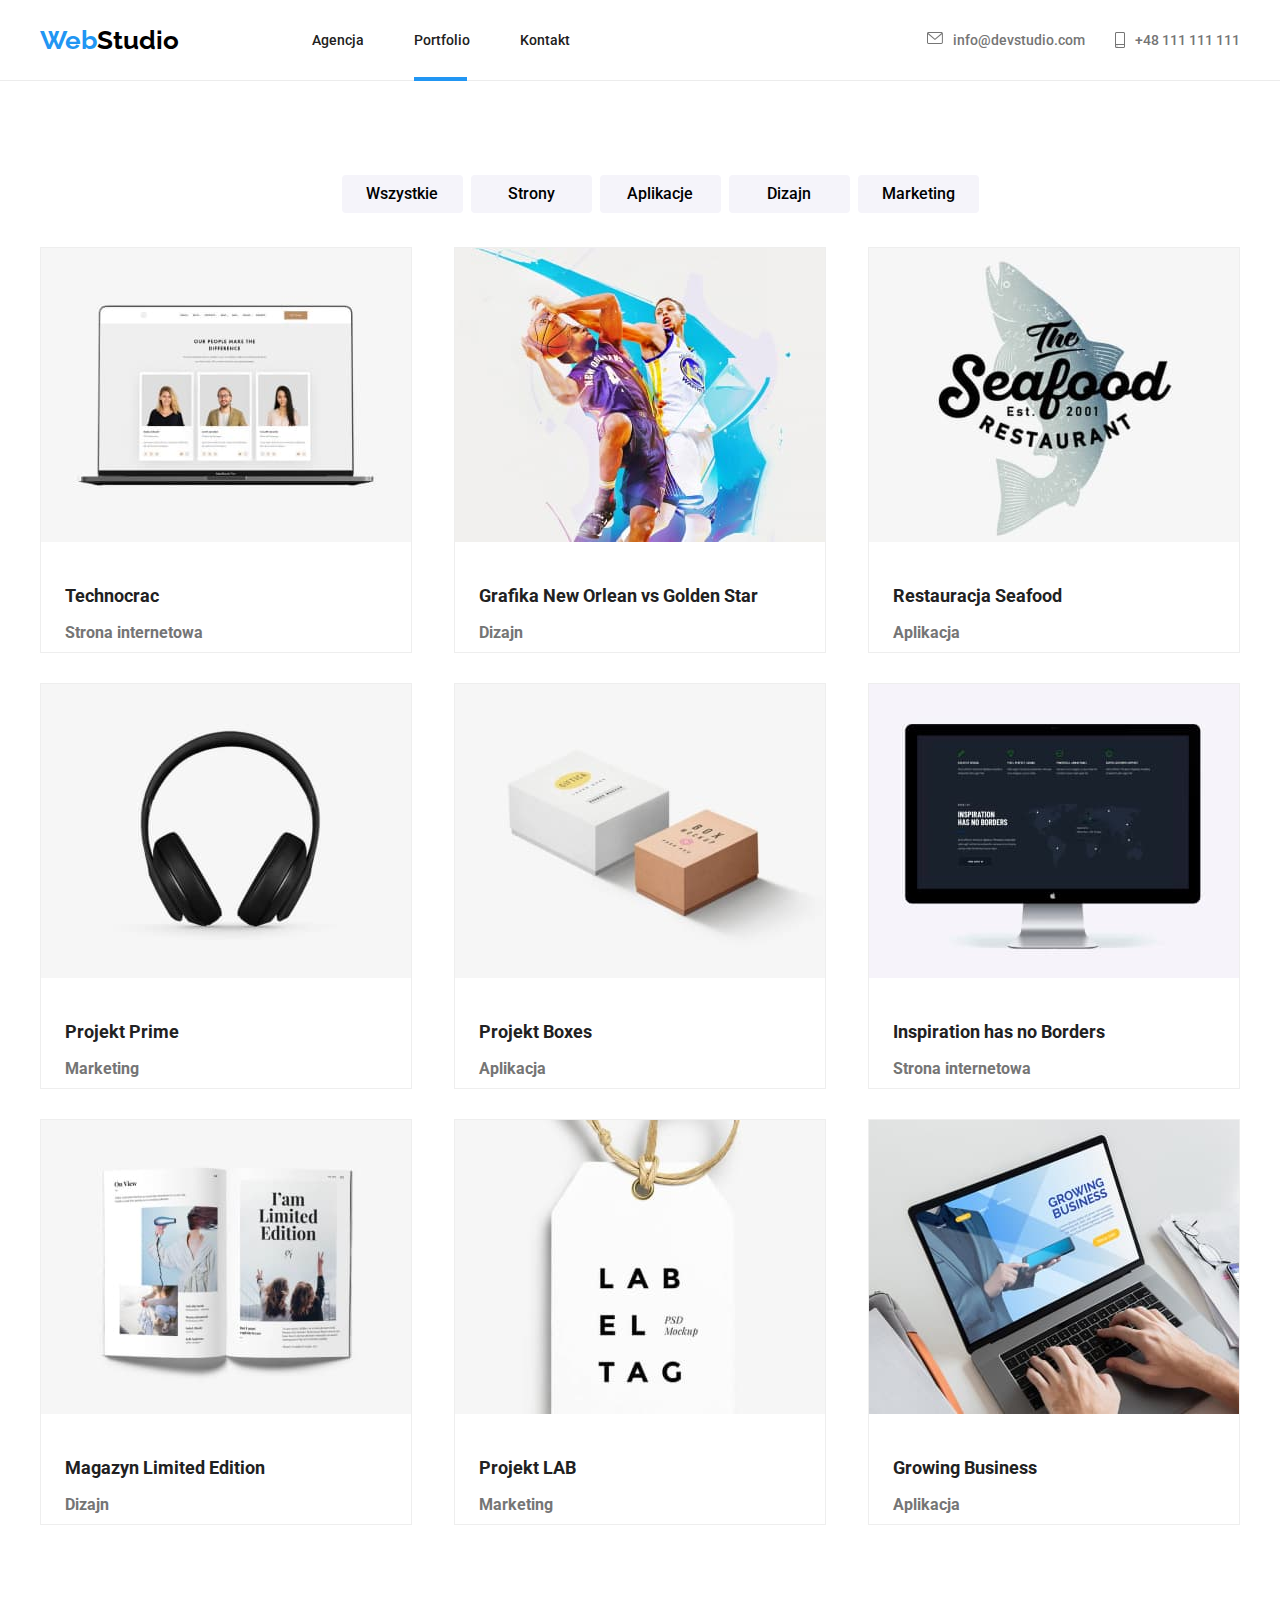
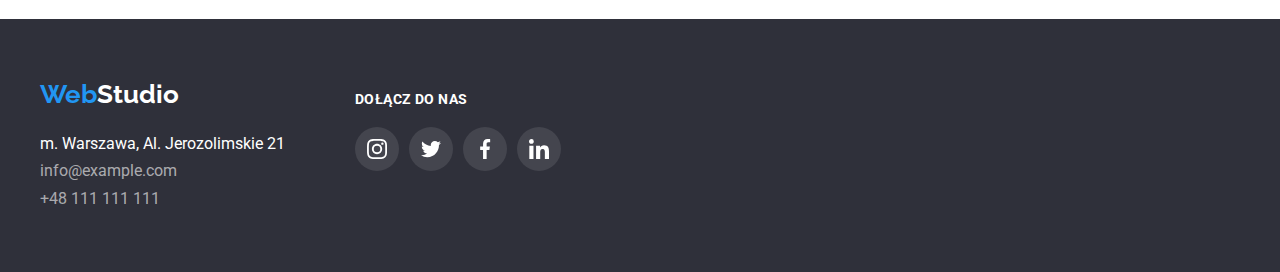
<file: portfolio.html>
<!DOCTYPE html>
<html lang="pl">
  <head>
    <meta charset="UTF-8" />
    <meta http-equiv="X-UA-Compatible" content="IE=edge" />
    <meta name="viewport" content="width=device-width, initial-scale=1.0" />
    <title>Studio</title>
    <link rel="preconnect" href="https://fonts.googleapis.com" />
    <link rel="preconnect" href="https://fonts.gstatic.com" crossorigin />
    <link
      href="https://fonts.googleapis.com/css2?family=Raleway:wght@700&family=Roboto:wght@400;500;700;900&display=swap"
      rel="stylesheet"
    />
    <style>
      body {
        font-family: "Roboto", san-serif;
        color: #212121;
      }
    </style>
    <link rel="stylesheet" href="./css/normalize.css" />
    <link rel="stylesheet" href="./css/styles.css" />
  </head>
  <body>
    <header class="menu">
      <div class="container">
        <div class="menu-buttons">
          <div class="nav-menu">
            <a class="logo" href="index.html"
              ><span class="color-logo">Web</span>Studio</a
            >
            <nav>
              <ul class="nav-buttons">
                <li><a class="menu-link" href="index.html">Agencja</a></li>
                <li>
                  <a class="menu-link" href="portfolio.html">Portfolio</a>
                  <div class="underline"></div>
                </li>
                <li><a class="menu-link" href="">Kontakt</a></li>
              </ul>
            </nav>
          </div>
          <div class="contacts">
            <a class="menu-contact" href="mailto:info@example.com"
              ><svg class="envelope" width="16px" height="12px">
                <use href="./images/icons.svg#icon-envelope"></use>
              </svg>
              info@devstudio.com
            </a>
            <a class="menu-contact" href="tel:+48111111111">
              <svg class="smartphone" width="10px" height="16px">
                <use href="./images/icons.svg#icon-smartphone"></use>
              </svg>
              +48 111 111 111</a
            >
          </div>
        </div>
      </div>
    </header>
    <main>
      <section class="section">
        <div class="container">
          <ul class="project-buttons">
            <li>
              <button class="buttons" type="button">Wszystkie</button>
            </li>
            <li>
              <button class="buttons" type="button">Strony</button>
            </li>
            <li>
              <button class="buttons" type="button">Aplikacje</button>
            </li>
            <li>
              <button class="buttons" type="button">Dizajn</button>
            </li>
            <li>
              <button class="buttons" type="button">Marketing</button>
            </li>
          </ul>
        </div>
        <div class="container">
          <ul class="projects">
            <li>
              <figure class="project-border">
                <div class="animation">
                  <img
                    src="./images/img8.jpg"
                    alt="laptop screen with pictures of people"
                    width="370"
                    height="294"
                  />
                  <div class="cover">
                    <p class="cover-text">
                      Technocrack jest popularną platformą wykorzystywaną do
                      rozpowszechniania koronawirusa. Firmy wykorzystują tę
                      platformę do celów szpiegowskich i ataków na
                      niezabezpieczone serwery konkurencji
                    </p>
                  </div>
                </div>
                <figcaption class="project-title">
                  Technocrac<br /><span class="project-type">
                    Strona internetowa
                  </span>
                </figcaption>
              </figure>
            </li>
            <li>
              <figure class="project-border">
                <div class="animation">
                  <img
                    src="./images/img9.jpg"
                    alt="basketball players"
                    width="370"
                    height="294"
                  />
                  <div class="cover">
                    <p class="cover-text">
                      Technocrack jest popularną platformą wykorzystywaną do
                      rozpowszechniania koronawirusa. Firmy wykorzystują tę
                      platformę do celów szpiegowskich i ataków na
                      niezabezpieczone serwery konkurencji
                    </p>
                  </div>
                </div>
                <figcaption class="project-title">
                  Grafika New Orlean vs Golden Star<br /><span
                    class="project-type"
                    >Dizajn</span
                  >
                </figcaption>
              </figure>
            </li>
            <li>
              <figure class="project-border">
                <div class="animation">
                  <img
                    src="./images/img10.jpg"
                    alt="restaurant logo"
                    width="370"
                    height="294"
                  />
                  <div class="cover">
                    <p class="cover-text">
                      Technocrack jest popularną platformą wykorzystywaną do
                      rozpowszechniania koronawirusa. Firmy wykorzystują tę
                      platformę do celów szpiegowskich i ataków na
                      niezabezpieczone serwery konkurencji
                    </p>
                  </div>
                </div>
                <figcaption class="project-title">
                  Restauracja Seafood<br /><span class="project-type"
                    >Aplikacja</span
                  >
                </figcaption>
              </figure>
            </li>
            <li>
              <figure class="project-border">
                <div class="animation">
                  <img
                    src="./images/img11.jpg"
                    alt="headphones"
                    width="370"
                    height="294"
                  />
                  <div class="cover">
                    <p class="cover-text">
                      Technocrack jest popularną platformą wykorzystywaną do
                      rozpowszechniania koronawirusa. Firmy wykorzystują tę
                      platformę do celów szpiegowskich i ataków na
                      niezabezpieczone serwery konkurencji
                    </p>
                  </div>
                </div>
                <figcaption class="project-title">
                  Projekt Prime<br /><span class="project-type">Marketing</span>
                </figcaption>
              </figure>
            </li>
            <li>
              <figure class="project-border">
                <div class="animation">
                  <img
                    src="./images/img12.jpg"
                    alt="two boxes"
                    width="370"
                    height="294"
                  />
                  <div class="cover">
                    <p class="cover-text">
                      Technocrack jest popularną platformą wykorzystywaną do
                      rozpowszechniania koronawirusa. Firmy wykorzystują tę
                      platformę do celów szpiegowskich i ataków na
                      niezabezpieczone serwery konkurencji
                    </p>
                  </div>
                </div>
                <figcaption class="project-title">
                  Projekt Boxes<br /><span class="project-type">Aplikacja</span>
                </figcaption>
              </figure>
            </li>
            <li>
              <figure class="project-border">
                <div class="animation">
                  <img
                    src="./images/img13.jpg"
                    alt="booklet"
                    width="370"
                    height="294"
                  />
                  <div class="cover">
                    <p class="cover-text">
                      Technocrack jest popularną platformą wykorzystywaną do
                      rozpowszechniania koronawirusa. Firmy wykorzystują tę
                      platformę do celów szpiegowskich i ataków na
                      niezabezpieczone serwery konkurencji
                    </p>
                  </div>
                </div>
                <figcaption class="project-title">
                  Inspiration has no Borders<br /><span class="project-type"
                    >Strona internetowa</span
                  >
                </figcaption>
              </figure>
            </li>
            <li>
              <figure class="project-border">
                <div class="animation">
                  <img
                    src="./images/img14.jpg"
                    alt="label"
                    width="370"
                    height="294"
                  />
                  <div class="cover">
                    <p class="cover-text">
                      Technocrack jest popularną platformą wykorzystywaną do
                      rozpowszechniania koronawirusa. Firmy wykorzystują tę
                      platformę do celów szpiegowskich i ataków na
                      niezabezpieczone serwery konkurencji
                    </p>
                  </div>
                </div>
                <figcaption class="project-title">
                  Magazyn Limited Edition<br /><span class="project-type"
                    >Dizajn</span
                  >
                </figcaption>
              </figure>
            </li>
            <li>
              <figure class="project-border">
                <div class="animation">
                  <img
                    src="./images/img15.jpg"
                    alt="hands on laptop keyboard"
                    width="370"
                    height="294"
                  />
                  <div class="cover">
                    <p class="cover-text">
                      Technocrack jest popularną platformą wykorzystywaną do
                      rozpowszechniania koronawirusa. Firmy wykorzystują tę
                      platformę do celów szpiegowskich i ataków na
                      niezabezpieczone serwery konkurencji
                    </p>
                  </div>
                </div>
                <figcaption class="project-title">
                  Projekt LAB<br /><span class="project-type">Marketing</span>
                </figcaption>
              </figure>
            </li>
            <li>
              <figure class="project-border">
                <div class="animation">
                  <img
                    src="./images/img16.jpg"
                    alt="workplace with computers"
                    width="370"
                    height="294"
                  />
                  <div class="cover">
                    <p class="cover-text">
                      Technocrack jest popularną platformą wykorzystywaną do
                      rozpowszechniania koronawirusa. Firmy wykorzystują tę
                      platformę do celów szpiegowskich i ataków na
                      niezabezpieczone serwery konkurencji
                    </p>
                  </div>
                </div>
                <figcaption class="project-title">
                  Growing Business<br /><span class="project-type"
                    >Aplikacja</span
                  >
                </figcaption>
              </figure>
            </li>
          </ul>
        </div>
      </section>
    </main>
    <footer class="footer-background">
      <div class="container">
        <div class="footer-columns">
          <div class="footer-address">
            <div class="footer-logo">
              <a class="footer-logo" href=""
                ><span class="color-logo">Web</span>Studio</a
              ><br />
            </div>
            <ul class="footer-contacts">
              <li class="footer-contact-address">
                m. Warszawa, Al. Jerozolimskie 21
              </li>
              <li>
                <a class="footer-link" href="mailto:info@example.com"
                  >info@example.com</a
                >
              </li>
              <li>
                <a class="footer-link" href="tel:+48111111111"
                  >+48 111 111 111</a
                >
              </li>
            </ul>
          </div>
          <div class="footer-social">
            <h5 class="social-header">DOŁĄCZ DO NAS</h5>
            <ul class="footer-icon-group">
              <li class="footer-icons">
                <a href="#">
                  <svg class="footer-icon" width="20" height="20">
                    <use href="./images/icons.svg#icon-instagram-2"></use>
                  </svg>
                </a>
              </li>
              <li class="footer-icons">
                <a href="#">
                  <svg class="footer-icon" width="20" height="20">
                    <use href="./images/icons.svg#icon-twitter-1"></use>
                  </svg>
                </a>
              </li>
              <li class="footer-icons">
                <a href="#">
                  <svg class="footer-icon" width="20" height="20">
                    <use href="./images/icons.svg#icon-facebook-1"></use>
                  </svg>
                </a>
              </li>
              <li class="footer-icons">
                <a href="#">
                  <svg class="footer-icon" width="20" height="20">
                    <use href="./images/icons.svg#icon-linkedin-1"></use>
                  </svg>
                </a>
              </li>
            </ul>
          </div>
        </div>
      </div>
    </footer>
  </body>
</html>
</file>
<file: css/styles.css>
a {
  text-decoration: none;
}
li {
  list-style-type: none;
}
section {
  padding-top: 94px;
  padding-bottom: 94px;
}
h1 {
  font-weight: 900;
  font-size: 44px;
  line-height: 1.36;
  text-align: center;
  letter-spacing: 0.06em;
  text-transform: uppercase;
  width: 696px;
  margin: 0 auto;
  margin-bottom: 30px;
  color: #ffffff;
}
.h1-button {
  background: #2196f3;
  font-size: 16px;
  font-weight: 700;
  line-height: 1.88;
  color: #ffffff;
  box-shadow: 0px 4px 4px rgba(0, 0, 0, 0.15);
  border-radius: 4px;
  border-style: none;
  width: 200px;
  height: 50px;
  margin-right: auto;
  margin-left: auto;
}
.h1-button:hover {
  cursor: pointer;
}
.buttons {
  background: #f5f4fa;
  font-size: 16px;
  font-weight: 500;
  line-height: 1.63;
  width: 121px;
  height: 38px;
  left: 961px;
  top: 174px;
  border-radius: 4px;
  border-style: none;
  transition-property: background-color, color, box-shadow;
  transition-duration: 250ms;
  transition-timing-function: cubic-bezier(0.4, 0, 0.2, 1);
}
.buttons:hover,
.buttons:focus {
  background-color: #2196f3;
  color: #ffffff;
  cursor: pointer;
  box-shadow: 0px 3px 1px rgba(0, 0, 0, 0.1), 0px 1px 2px rgba(0, 0, 0, 0.08),
    0px 2px 2px rgba(0, 0, 0, 0.12);
  border-radius: 4px;
}
.logo {
  font-family: "Raleway";
  font-weight: 700;
  font-size: 26px;
  line-height: 1.19;
  color: #000000;
  padding-right: 93px;
}
.color-logo {
  color: #2196f3;
}
.menu {
  border-bottom: 1px solid #ececec;
  display: flex;
  align-items: center;
  height: 80px;
}
.menu-buttons {
  display: flex;
  justify-content: space-between;
}
.nav-menu {
  display: flex;
  justify-content: space-between;
  align-items: center;
}
.nav-buttons {
  display: flex;
  gap: 50px;
}
.contacts {
  display: flex;
  align-items: center;
}
.menu-link {
  font-size: 14px;
  font-weight: 500;
  line-height: 1.17;
  color: #212121;
  transition-property: color;
  transition-duration: 250ms;
  transition-timing-function: cubic-bezier(0.4, 0, 0.2, 1);
}
.menu-link:hover,
.menu-link:focus,
.menu-contact:hover,
.menu-contact:focus {
  color: #2196f3;
}
.menu-contact:hover svg {
  fill: #2196f3;
}
.contacts {
  display: flex;
  gap: 30px;
}
.menu-contact {
  font-size: 14px;
  font-weight: 500;
  line-height: 1.17;
  color: #757575;
  display: flex;
  gap: 10px;
  transition-property: color;
  transition-duration: 250ms;
  transition-timing-function: cubic-bezier(0.4, 0, 0.2, 1);
}
.heading {
  font-size: 36px;
  font-weight: 700;
  line-height: 1.17;
  text-align: center;
  margin-top: 94px;
  margin-bottom: 50px;
}
.heading-team {
  font-size: 36px;
  font-weight: 700;
  line-height: 1.17;
  background: #f5f4fa;
}
.heading-team-title,
.heading-clients {
  font-size: 36px;
  font-weight: 700;
  line-height: 1.17;
  text-align: center;
  margin-bottom: 50px;
}
.team-card {
  font-size: 16px;
  font-weight: 500;
  line-height: 2;
  text-align: center;
  padding-top: 15px;
}
.team-position {
  font-size: 16px;
  line-height: 1.88;
  color: #757575;
}
.image-backgroud {
  background: #ffffff;
  width: 270px;
  height: 428px;
  left: 215px;
  top: 1635px;
  box-shadow: 0px 1px 3px rgba(0, 0, 0, 0.12), 0px 1px 1px rgba(0, 0, 0, 0.14),
    0px 2px 1px rgba(0, 0, 0, 0.2);
  border-radius: 0px 0px 4px 4px;
}
.footer-logo {
  font-family: "Raleway";
  font-weight: 700;
  font-size: 26px;
  line-height: 1.19;
  color: #ffffff;
  padding-top: 60px;
}
.footer-background {
  background: #2f303a 40%;
}
.footer-contact-address {
  line-height: 1.71;
  color: #ffffff;
  padding-top: 20px;
}
.footer-link {
  line-height: 1.71;
  color: rgba(255, 255, 255, 0.6);
  transition-property: color;
  transition-duration: 250ms;
  transition-timing-function: cubic-bezier(0.4, 0, 0.2, 1);
}
.footer-link:hover,
.footer-link:focus {
  color: #2196f3;
}
.advantages {
  font-size: 16px;
  font-weight: 700;
  line-height: 1.17;
  margin-bottom: 10px;
  margin-top: 55px;
}
.advantages-text {
  font-size: 14px;
  line-height: 1.71;
  color: #757575;
}
.project-title {
  font-weight: 700;
  font-size: 18px;
  line-height: 2;
  padding-left: 24px;
}
.project-type {
  color: #757575;
  font-size: 16px;
  line-height: 1.88;
}
.project-border {
  width: 370px;
  height: 404px;
  left: 1015px;
  top: 1130px;
  border: 1px solid #eeeeee;
  display: flex;
  flex-wrap: wrap;
  gap: 30px;
  justify-content: space-between;
  transition-property: box-shadow;
  transition-duration: 250ms;
  transition-timing-function: cubic-bezier(0.4, 0, 0.2, 1);
}
.project-border:hover,
.project-border:focus {
  box-shadow: 0px 1px 1px rgba(0, 0, 0, 0.12), 0px 4px 4px rgba(0, 0, 0, 0.06),
    1px 4px 6px rgba(0, 0, 0, 0.16);
  cursor: pointer;
}
.container {
  width: 1200px;
  margin: 0 auto;
}
.section {
  padding-top: 94px;
  padding-bottom: 94px;
}
.solution-background {
  background-image: url(/goit-markup-hw-04/images/img0.jpg);
  padding-top: 200px;
  padding-bottom: 200px;
  background-color: #2f303a;
  background-position: center;
  background-size: cover;
  max-width: 1600px;
  max-height: 600px;
  margin-left: auto;
  margin-right: auto;
  text-align: center;
  box-shadow: inset 0 0 0 2000px rgba(47, 48, 58, 0.4);
}
.lorem {
  display: flex;
  gap: 30px;
  padding: 0;
  justify-content: space-between;
}
.team {
  display: flex;
  gap: 30px;
  padding: 0;
  justify-content: space-between;
}
.occupation {
  display: flex;
  gap: 30px;
  padding: 0px;
  margin: 0 auto;
  justify-content: space-between;
  height: 100%;
}
.project-buttons {
  display: flex;
  margin-bottom: 34px;
  justify-content: center;
  gap: 8px;
}
.projects {
  display: flex;
  flex-wrap: wrap;
  gap: 30px;
  padding: 0;
  margin: 0 auto;
  justify-content: space-between;
}
.footer-contacts {
  margin: 0 auto;
  padding: 0 0 60px 0;
}
.clients {
  display: flex;
  gap: 30px;
  padding: 0;
  justify-content: space-between;
}
.clients-background {
  border: 1px solid #afb1b8;
  border-radius: 4px;
  width: 170px;
  height: 92px;
}
.client-icons {
  fill: #afb1b8;
  transition-property: fill;
  transition-duration: 250ms;
  transition-timing-function: cubic-bezier(0.4, 0, 0.2, 1);
}
.client-icons:hover,
.client-icons:focus {
  fill: #2196f3;
  cursor: pointer;
}
.clients-background:hover,
.clients-background:focus {
  border: 1px solid #2196f3;
}
.social-icons-group {
  display: flex;
  align-items: center;
  justify-content: space-between;
  gap: 10px;
  margin-left: 32px;
  margin-right: 32px;
  margin-bottom: 30px;
  padding: 0;
  padding-top: 15px;
}
.social-icons-background {
  width: 44px;
  height: 44px;
  border-radius: 50%;
  transition-property: background-color;
  transition-duration: 250ms;
  transition-timing-function: cubic-bezier(0.4, 0, 0.2, 1);
}
.social-icon {
  fill: #afb1b8;
  margin: 12px;
  transition-property: fill;
  transition-duration: 250ms;
  transition-timing-function: cubic-bezier(0.4, 0, 0.2, 1);
}
.social-icon:hover,
.social-icon:focus {
  fill: #ffffff;
}
.social-icons-background:hover,
.social-icons-background:focus {
  background-color: #2196f3;
}
.social-icons-background:hover .social-icon {
  fill: #ffffff;
}
.social-icons-background:focus .social-icon {
  fill: #ffffff;
}
.lorem-icons-backgroud {
  background: #f5f4fa;
  border-radius: 4px;
}
.lorem-icons {
  display: flex;
  gap: 30px;
  padding: 25px 102.34px;
}
.footer-columns {
  display: flex;
}
.footer-social {
  width: 206px;
  height: 80px;
  margin-top: 72px;
  margin-left: 70px;
}
.social-header {
  color: #ffffff;
  font-size: 14px;
  font-weight: 700;
  line-height: 16px;
  letter-spacing: 0.03em;
  text-align: left;
  margin-top: 0;
  margin-bottom: 20px;
}
.footer-icon-group {
  display: flex;
  justify-content: space-between;
  gap: 10px;
  padding: 0;
  margin-top: 20px;
}
.footer-icons {
  background-color: rgba(255, 255, 255, 0.1);
  width: 44px;
  height: 44px;
  border-radius: 50%;
  transition-property: background-color;
  transition-duration: 250ms;
  transition-timing-function: cubic-bezier(0.4, 0, 0.2, 1);
}
.footer-icon {
  fill: #ffffff;
  margin: 12px;
}
.footer-icons:hover,
.footer-icons:focus {
  background-color: #2196f3;
}
.envelope {
  fill: #757575;
}
.smartphone {
  fill: #757575;
}
.backdrop {
  position: fixed;
  left: 0;
  top: 0;
  width: 100%;
  height: 100%;
  background-color: rgba(0, 0, 0, 0.2);
  display: flex;
  justify-content: center;
  align-items: center;
  transition-property: visibility, transform;
  transition-duration: 250ms;
  transition-timing-function: cubic-bezier(0.4, 0, 0.2, 1);
}
.is-hidden {
  pointer-events: none;
  visibility: hidden;
  transform: rotate(180deg);
}
.close-button {
  position: absolute;
  top: 8px;
  right: 8px;
  width: 30px;
  height: 30px;
  background-color: #ffffff;
  border: 1px solid rgba(0, 0, 0, 0.1);
  border-radius: 50%;
  cursor: pointer;
}
.close-icon {
  position: relative;
  top: 3px;
  height: 17px;
  width: 17px;
}
.modal {
  position: absolute;
  width: 528px;
  height: 581px;
  top: 221px;
  background: #ffffff;
  box-shadow: 0px 1px 3px rgba(0, 0, 0, 0.12), 0px 1px 1px rgba(0, 0, 0, 0.14),
    0px 2px 1px rgba(0, 0, 0, 0.2);
  border-radius: 4px;
  display: flex;
  justify-content: flex-end;
  align-items: start;
  padding-left: 8px;
  padding-top: 8px;
}
.label-background {
  position: absolute;
  height: 70px;
  width: 100%;
  background: rgba(47, 48, 58, 0.8);
  bottom: 0;
}
.label {
  position: relative;
}
.label-text {
  position: relative;
  display: flex;
  justify-content: center;
  color: #ffffff;
  font-weight: 700;
  font-size: 14px;
  line-height: 16px;
  margin-top: 27px;
  letter-spacing: 0.03em;
}
.underline {
  position: relative;
  top: 28px;
  border-radius: 2px;
  background: #2196f3;
}
.underline::after {
  content: "";
  position: absolute;
  left: 0;
  display: block;
  width: 53px;
  height: 4px;
  background-color: #2196f3;
}
.img-cover {
  transition-property: bacground-color;
}
.animation {
  position: relative;
  overflow: hidden;
}
.cover {
  position: absolute;
  top: 0;
  left: 0;
  width: 100%;
  height: 100%;
  padding: 49px 45px 49px 24px;
  transition-property: backgroud-color, transform;
  transition-duration: 250ms;
  transition-timing-function: cubic-bezier(0.4, 0, 0.2, 1);
  transform: translateY(100%);
}
.cover-text {
  font-size: 18px;
  line-height: 28px;
  letter-spacing: 0.03em;
  color: #ffffff;
  width: 301px;
  height: 196px;
}
.project-border:hover .cover,
.project-border:focus .cover {
  transform: translateY(0);
  background-color: rgba(33, 150, 243, 0.9);
}
.img {
  height: 100%;
}
</file>
